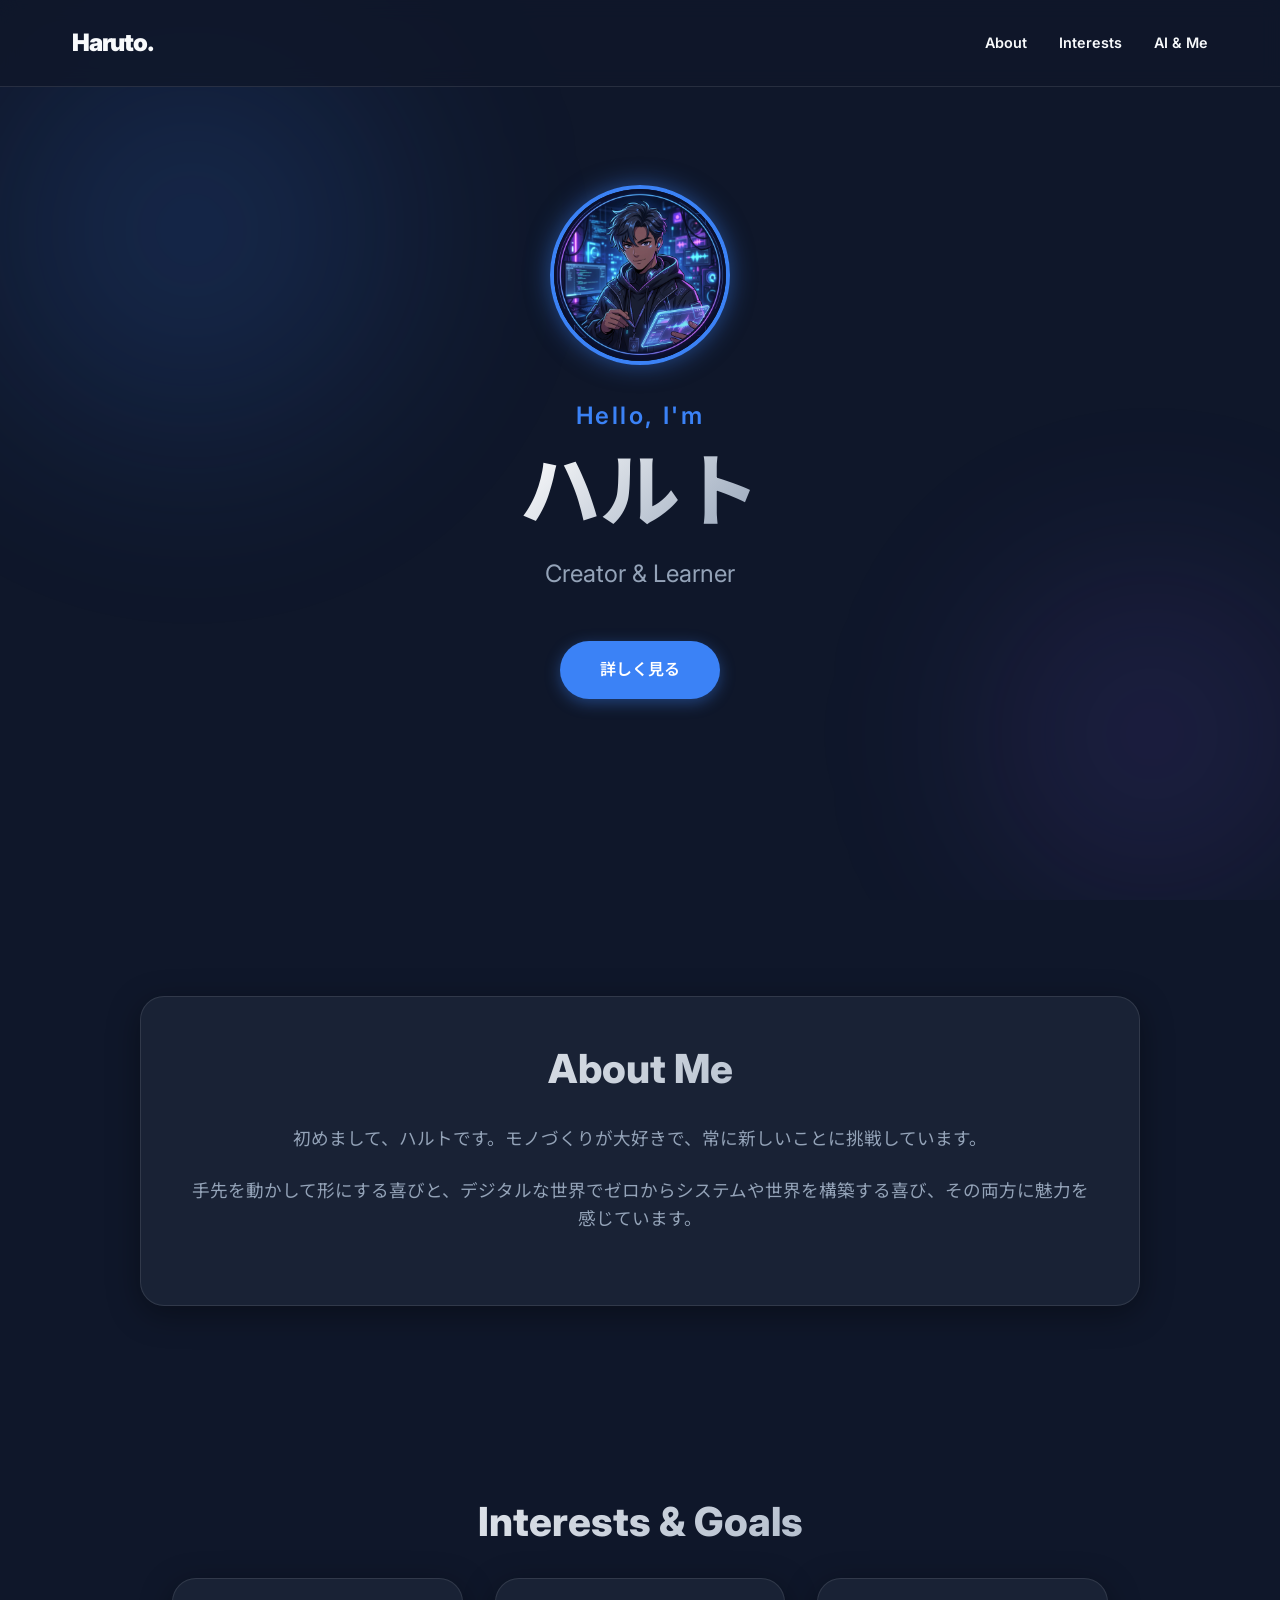
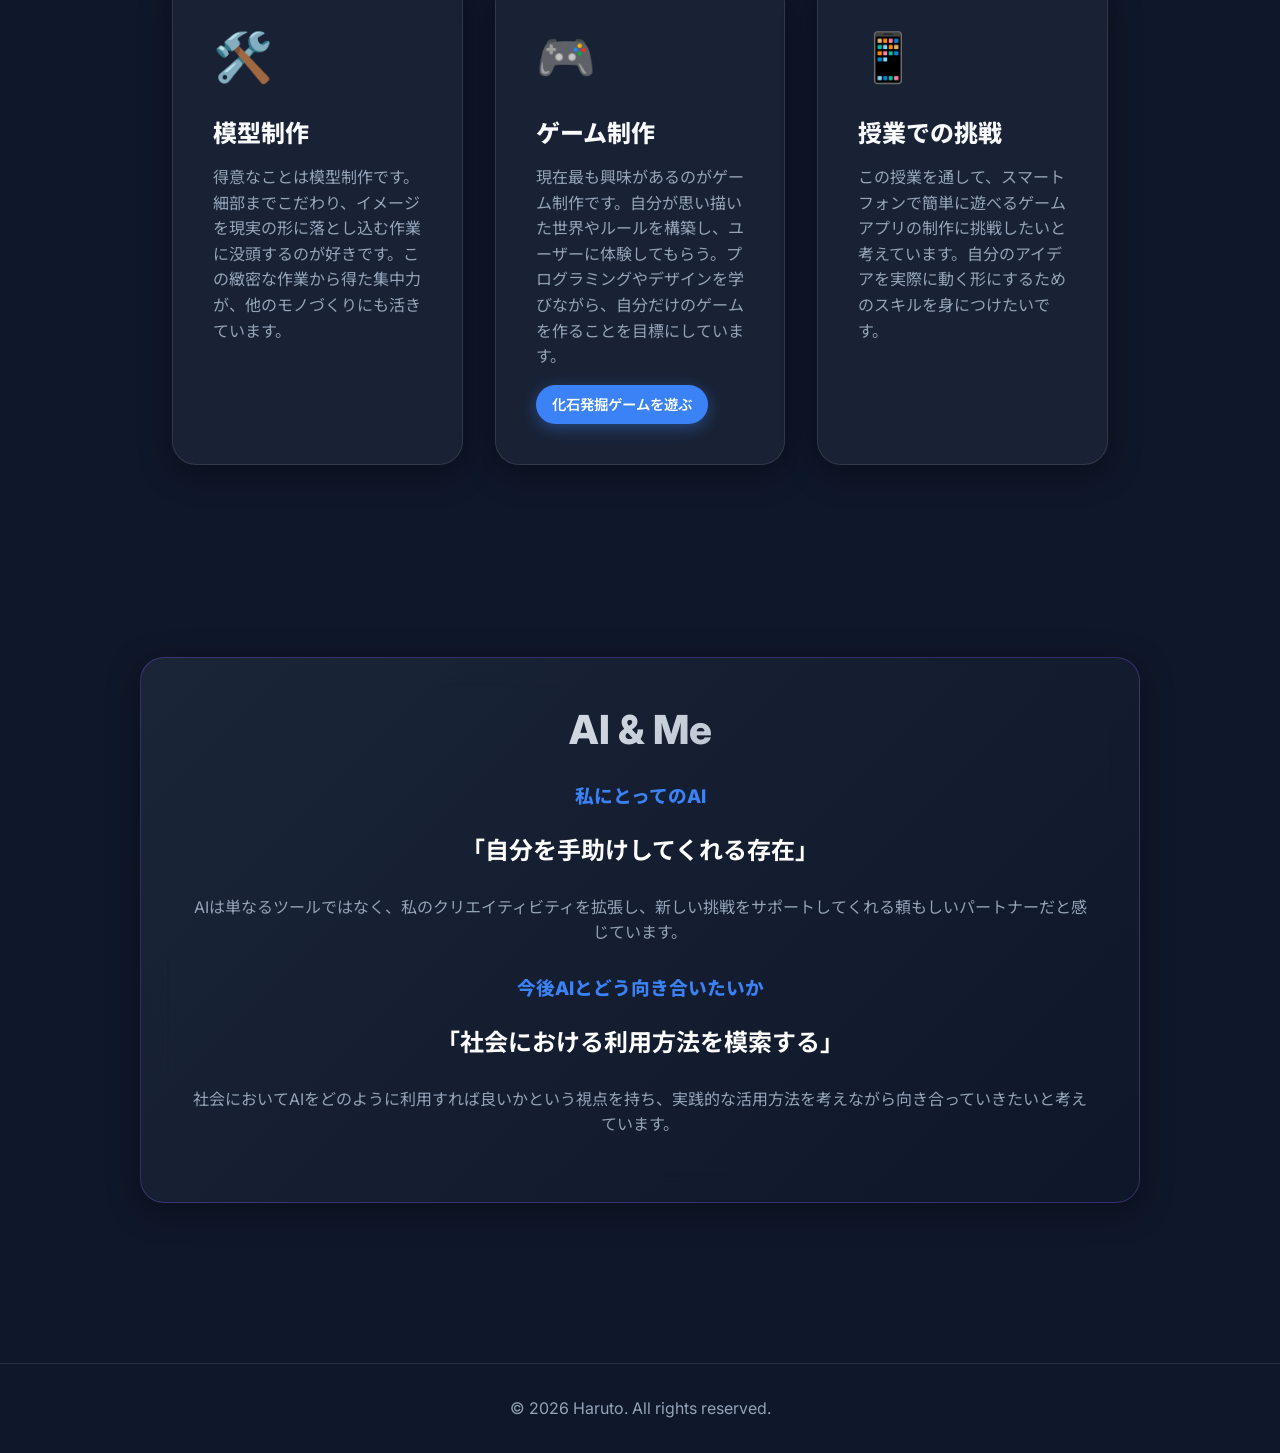
<file: index.html>
<!DOCTYPE html>
<html lang="ja">
<head>
    <meta charset="UTF-8">
    <meta name="viewport" content="width=device-width, initial-scale=1.0">
    <title>ハルト | Portfolio</title>
    <meta name="description" content="ハルトの自己紹介ページです。模型制作やゲーム制作、AIへの興味についてまとめています。">
    <link rel="stylesheet" href="style.css">
    <link href="https://fonts.googleapis.com/css2?family=Inter:wght@400;600;800&family=Noto+Sans+JP:wght@400;700;900&display=swap" rel="stylesheet">
</head>
<body>
    <div class="background-effects">
        <div class="blob blob-1"></div>
        <div class="blob blob-2"></div>
    </div>

    <header>
        <nav>
            <div class="logo">Haruto.</div>
            <ul class="nav-links">
                <li><a href="#about">About</a></li>
                <li><a href="#interests">Interests</a></li>
                <li><a href="#ai">AI & Me</a></li>
            </ul>
        </nav>
    </header>

    <main>
        <section id="hero" class="hero">
            <div class="hero-content">
                <img src="avatar.png" alt="ハルトのプロフィール画像" class="profile-avatar scroll-anim fade-down">
                <p class="greeting scroll-anim fade-up delay-1">Hello, I'm</p>
                <h1 class="name scroll-anim fade-up delay-2">ハルト</h1>
                <p class="title scroll-anim fade-up delay-3">Creator & Learner</p>
                <a href="#about" class="cta-button scroll-anim fade-up delay-4">詳しく見る</a>
            </div>
        </section>

        <section id="about" class="about">
            <div class="container glass-panel scroll-anim fade-up">
                <h2>About Me</h2>
                <div class="content-grid">
                    <div class="text-content">
                        <p>初めまして、ハルトです。モノづくりが大好きで、常に新しいことに挑戦しています。</p>
                        <p>手先を動かして形にする喜びと、デジタルな世界でゼロからシステムや世界を構築する喜び、その両方に魅力を感じています。</p>
                    </div>
                </div>
            </div>
        </section>

        <section id="interests" class="interests">
            <div class="container">
                <h2 class="scroll-anim fade-up">Interests & Goals</h2>
                <div class="cards-grid">
                    <div class="card glass-panel scroll-anim fade-up delay-1">
                        <div class="card-icon">🛠️</div>
                        <h3>模型制作</h3>
                        <p>得意なことは模型制作です。細部までこだわり、イメージを現実の形に落とし込む作業に没頭するのが好きです。この緻密な作業から得た集中力が、他のモノづくりにも活きています。</p>
                    </div>
                    <div class="card glass-panel scroll-anim fade-up delay-2">
                        <div class="card-icon">🎮</div>
                        <h3>ゲーム制作</h3>
                        <p>現在最も興味があるのがゲーム制作です。自分が思い描いた世界やルールを構築し、ユーザーに体験してもらう。プログラミングやデザインを学びながら、自分だけのゲームを作ることを目標にしています。</p>
                        <a href="fossil.html" class="cta-button" style="margin-top: 15px; display: inline-block; font-size: 0.9rem; padding: 8px 16px;">化石発掘ゲームを遊ぶ</a>
                    </div>
                    <div class="card glass-panel scroll-anim fade-up delay-3">
                        <div class="card-icon">📱</div>
                        <h3>授業での挑戦</h3>
                        <p>この授業を通して、スマートフォンで簡単に遊べるゲームアプリの制作に挑戦したいと考えています。自分のアイデアを実際に動く形にするためのスキルを身につけたいです。</p>
                    </div>
                </div>
            </div>
        </section>

        <section id="ai" class="ai">
            <div class="container glass-panel ai-panel scroll-anim scale-up">
                <h2>AI & Me</h2>
                <div class="ai-content">
                    <div class="ai-text">
                        <h3>私にとってのAI</h3>
                        <p><strong>「自分を手助けしてくれる存在」</strong></p>
                        <p>AIは単なるツールではなく、私のクリエイティビティを拡張し、新しい挑戦をサポートしてくれる頼もしいパートナーだと感じています。</p>
                        
                        <h3 style="margin-top: 2rem;">今後AIとどう向き合いたいか</h3>
                        <p><strong>「社会における利用方法を模索する」</strong></p>
                        <p>社会においてAIをどのように利用すれば良いかという視点を持ち、実践的な活用方法を考えながら向き合っていきたいと考えています。</p>
                    </div>
                </div>
            </div>
        </section>
    </main>

    <footer>
        <p>&copy; 2026 Haruto. All rights reserved.</p>
    </footer>

    <script src="script.js"></script>
</body>
</html>
</file>
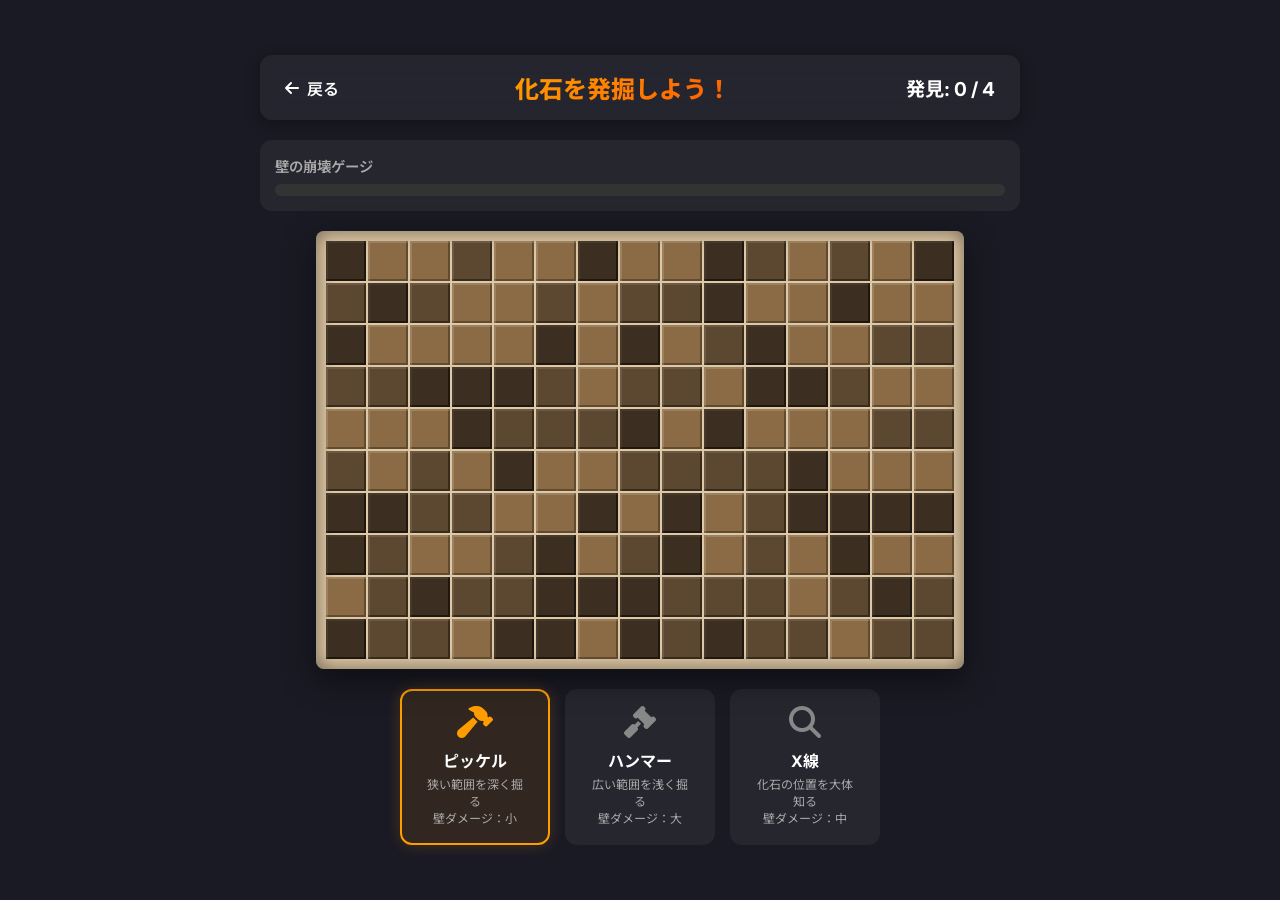
<file: fossil.html>
<!DOCTYPE html>
<html lang="ja">
<head>
    <meta charset="UTF-8">
    <meta name="viewport" content="width=device-width, initial-scale=1.0">
    <title>化石発掘ゲーム | Portfolio</title>
    <link rel="stylesheet" href="fossil.css">
    <link href="https://fonts.googleapis.com/css2?family=Inter:wght@400;600;800&family=Noto+Sans+JP:wght@400;700&display=swap" rel="stylesheet">
    <link rel="stylesheet" href="https://cdnjs.cloudflare.com/ajax/libs/font-awesome/6.4.0/css/all.min.css">
</head>
<body>
    <div class="game-container">
        <header class="game-header">
            <a href="index.html" class="back-btn"><i class="fas fa-arrow-left"></i> 戻る</a>
            <h1>化石を発掘しよう！</h1>
            <div class="stats">
                <span class="found-items">発見: <span id="items-found">0</span> / <span id="items-total">0</span></span>
            </div>
        </header>

        <div class="collapse-meter-container">
            <div class="collapse-label">壁の崩壊ゲージ</div>
            <div class="collapse-bar-bg">
                <div id="collapse-bar" class="collapse-bar-fill"></div>
            </div>
        </div>

        <div class="main-game-area">
            <div id="game-grid" class="game-grid">
                <!-- JavaScriptでグリッドが生成されます -->
            </div>

            <div class="tool-selection">
                <div class="tool-btn active" id="tool-pickaxe" data-tool="pickaxe">
                    <i class="fas fa-hammer"></i> <!-- Pickaxe icon approximate -->
                    <span class="tool-name">ピッケル</span>
                    <span class="tool-desc">狭い範囲を深く掘る<br>壁ダメージ：小</span>
                </div>
                <div class="tool-btn" id="tool-hammer" data-tool="hammer">
                    <i class="fas fa-gavel"></i>
                    <span class="tool-name">ハンマー</span>
                    <span class="tool-desc">広い範囲を浅く掘る<br>壁ダメージ：大</span>
                </div>
                <div class="tool-btn" id="tool-xray" data-tool="xray">
                    <i class="fas fa-search"></i>
                    <span class="tool-name">X線</span>
                    <span class="tool-desc">化石の位置を大体知る<br>壁ダメージ：中</span>
                </div>
            </div>
        </div>
    </div>

    <!-- Modals -->
    <div id="modal-overlay" class="modal-overlay hidden">
        <div id="modal-content" class="modal-content">
            <h2 id="modal-title"></h2>
            <p id="modal-desc"></p>
            <button id="retry-btn" class="action-btn">もう一度挑戦する</button>
        </div>
    </div>

    <script src="fossil.js"></script>
</body>
</html>
</file>
<file: style.css>
:root {
    --bg-color: #0f172a;
    --text-primary: #f8fafc;
    --text-secondary: #94a3b8;
    --accent-color: #3b82f6;
    --accent-hover: #60a5fa;
    --glass-bg: rgba(30, 41, 59, 0.7);
    --glass-border: rgba(255, 255, 255, 0.1);
    --card-shadow: 0 8px 32px 0 rgba(0, 0, 0, 0.37);
}

* {
    margin: 0;
    padding: 0;
    box-sizing: border-box;
}

body {
    font-family: 'Inter', 'Noto Sans JP', sans-serif;
    background-color: var(--bg-color);
    color: var(--text-primary);
    line-height: 1.6;
    overflow-x: hidden;
}

/* Background Effects */
.background-effects {
    position: fixed;
    top: 0;
    left: 0;
    width: 100vw;
    height: 100vh;
    z-index: -1;
    overflow: hidden;
}

.blob {
    position: absolute;
    filter: blur(80px);
    border-radius: 50%;
    opacity: 0.5;
    animation: float 20s infinite alternate;
}

.blob-1 {
    top: -10%;
    left: -10%;
    width: 50vw;
    height: 50vw;
    background: radial-gradient(circle, rgba(59,130,246,0.4) 0%, rgba(15,23,42,0) 70%);
}

.blob-2 {
    bottom: -10%;
    right: -10%;
    width: 40vw;
    height: 40vw;
    background: radial-gradient(circle, rgba(139,92,246,0.3) 0%, rgba(15,23,42,0) 70%);
    animation-delay: -10s;
}

@keyframes float {
    0% { transform: translate(0, 0) scale(1); }
    100% { transform: translate(5%, 5%) scale(1.1); }
}

/* Typography & Utilities */
h1, h2, h3 {
    font-weight: 800;
    line-height: 1.2;
}

h2 {
    font-size: 2.5rem;
    margin-bottom: 2rem;
    text-align: center;
    background: linear-gradient(135deg, #fff, #94a3b8);
    -webkit-background-clip: text;
    -webkit-text-fill-color: transparent;
}

.container {
    max-width: 1000px;
    margin: 0 auto;
    padding: 0 2rem;
}

.glass-panel {
    background: var(--glass-bg);
    backdrop-filter: blur(16px);
    -webkit-backdrop-filter: blur(16px);
    border: 1px solid var(--glass-border);
    border-radius: 24px;
    padding: 3rem;
    box-shadow: var(--card-shadow);
}

/* Navigation */
header {
    position: fixed;
    top: 0;
    width: 100%;
    padding: 1.5rem 0;
    z-index: 100;
    background: rgba(15, 23, 42, 0.8);
    backdrop-filter: blur(10px);
    border-bottom: 1px solid var(--glass-border);
}

nav {
    display: flex;
    justify-content: space-between;
    align-items: center;
    max-width: 1200px;
    margin: 0 auto;
    padding: 0 2rem;
}

.logo {
    font-size: 1.5rem;
    font-weight: 900;
    letter-spacing: -0.05em;
}

.nav-links {
    display: flex;
    list-style: none;
    gap: 2rem;
}

.nav-links a {
    color: var(--text-primary);
    text-decoration: none;
    font-size: 0.9rem;
    font-weight: 600;
    transition: color 0.3s ease;
}

.nav-links a:hover {
    color: var(--accent-color);
}

/* Hero Section */
.hero {
    min-height: 100vh;
    display: flex;
    align-items: center;
    justify-content: center;
    text-align: center;
    padding-top: 80px;
}

.profile-avatar {
    width: 180px;
    height: 180px;
    border-radius: 50%;
    object-fit: cover;
    margin-bottom: 1.5rem;
    border: 4px solid var(--accent-color);
    box-shadow: 0 0 25px rgba(59, 130, 246, 0.5);
}

.greeting {
    font-size: 1.5rem;
    color: var(--accent-color);
    margin-bottom: 0.5rem;
    font-weight: 600;
    letter-spacing: 0.1em;
}

.name {
    font-size: 5rem;
    margin-bottom: 1rem;
    background: linear-gradient(135deg, #fff, #94a3b8);
    -webkit-background-clip: text;
    -webkit-text-fill-color: transparent;
}

.title {
    font-size: 1.5rem;
    color: var(--text-secondary);
    margin-bottom: 3rem;
}

.cta-button {
    display: inline-block;
    padding: 1rem 2.5rem;
    background: var(--accent-color);
    color: #fff;
    text-decoration: none;
    border-radius: 50px;
    font-weight: 600;
    transition: all 0.3s ease;
    box-shadow: 0 4px 15px rgba(59, 130, 246, 0.4);
}

.cta-button:hover {
    background: var(--accent-hover);
    transform: translateY(-2px);
    box-shadow: 0 6px 20px rgba(59, 130, 246, 0.6);
}

/* Sections */
section {
    padding: 6rem 0;
}

/* About Section */
.about .text-content {
    text-align: center;
    font-size: 1.1rem;
    color: var(--text-secondary);
}

.about .text-content p {
    margin-bottom: 1.5rem;
}

/* Interests Section */
.cards-grid {
    display: grid;
    grid-template-columns: repeat(auto-fit, minmax(280px, 1fr));
    gap: 2rem;
}

.card {
    padding: 2.5rem;
    transition: transform 0.3s ease, box-shadow 0.3s ease;
}

.card:hover {
    transform: translateY(-10px);
    box-shadow: 0 15px 35px rgba(59, 130, 246, 0.2);
}

.card-icon {
    font-size: 3rem;
    margin-bottom: 1.5rem;
}

.card h3 {
    font-size: 1.5rem;
    margin-bottom: 1rem;
}

.card p {
    color: var(--text-secondary);
}

/* AI Section */
.ai-panel {
    background: linear-gradient(135deg, rgba(30,41,59,0.8), rgba(15,23,42,0.9));
    border: 1px solid rgba(139,92,246,0.3);
}

.ai-text {
    text-align: center;
}

.ai-text h3 {
    color: var(--accent-color);
    margin-bottom: 1rem;
}

.ai-text p {
    color: var(--text-secondary);
    margin-bottom: 1rem;
}

.ai-text strong {
    color: #fff;
    font-size: 1.5rem;
    display: block;
    margin: 1.5rem 0;
}

/* Footer */
footer {
    text-align: center;
    padding: 2rem;
    color: var(--text-secondary);
    border-top: 1px solid var(--glass-border);
    margin-top: 4rem;
}

/* Scroll Animations */
.scroll-anim {
    opacity: 0;
    transition: opacity 0.8s cubic-bezier(0.16, 1, 0.3, 1), transform 0.8s cubic-bezier(0.16, 1, 0.3, 1);
}

.scroll-anim.fade-up {
    transform: translateY(40px);
}

.scroll-anim.fade-down {
    transform: translateY(-40px);
}

.scroll-anim.scale-up {
    transform: scale(0.95);
}

.scroll-anim.visible {
    opacity: 1;
    transform: translate(0) scale(1);
}

/* Animation Delays */
.delay-1 { transition-delay: 0.1s; }
.delay-2 { transition-delay: 0.2s; }
.delay-3 { transition-delay: 0.3s; }
.delay-4 { transition-delay: 0.4s; }

/* Responsive */
@media (max-width: 768px) {
    .name {
        font-size: 3.5rem;
    }
    
    .glass-panel {
        padding: 2rem;
    }
    
    .nav-links {
        display: none;
    }
    
    /* Disable delays on mobile for better UX */
    .delay-1, .delay-2, .delay-3, .delay-4 {
        transition-delay: 0s;
    }
}
</file>
<file: fossil.css>
:root {
    --bg-color: #1a1a24;
    --text-color: #ffffff;
    --primary-color: #ff9d00;
    --primary-hover: #ffb74d;
    --danger-color: #f44336;
    
    /* Rock layers colors */
    --layer-0: #dfc8a5; /* Dirt background */
    --layer-1: #c99b5b; /* Soft rock */
    --layer-2: #8b6b45; /* Medium rock */
    --layer-3: #5c4731; /* Hard rock */
    --layer-4: #3c2f21; /* Very hard rock */
    
    /* Grid settings */
    --cell-size: 40px;
    --grid-cols: 15;
    --grid-rows: 10;
}

* {
    margin: 0;
    padding: 0;
    box-sizing: border-box;
}

body {
    font-family: 'Inter', 'Noto Sans JP', sans-serif;
    background-color: var(--bg-color);
    color: var(--text-color);
    display: flex;
    justify-content: center;
    align-items: center;
    min-height: 100vh;
    overflow-x: hidden;
}

.game-container {
    max-width: 800px;
    width: 100%;
    padding: 20px;
    display: flex;
    flex-direction: column;
    gap: 20px;
}

/* Header */
.game-header {
    display: flex;
    justify-content: space-between;
    align-items: center;
    background: rgba(255, 255, 255, 0.05);
    padding: 15px 25px;
    border-radius: 12px;
    box-shadow: 0 4px 15px rgba(0, 0, 0, 0.3);
    backdrop-filter: blur(10px);
}

.back-btn {
    color: var(--text-color);
    text-decoration: none;
    font-weight: 600;
    display: flex;
    align-items: center;
    gap: 8px;
    transition: color 0.3s ease;
}

.back-btn:hover {
    color: var(--primary-color);
}

h1 {
    font-size: 1.5rem;
    font-weight: 800;
    background: linear-gradient(135deg, #ff9d00, #ff5e00);
    -webkit-background-clip: text;
    -webkit-text-fill-color: transparent;
}

.stats {
    font-size: 1.2rem;
    font-weight: 700;
}

/* Collapse Meter */
.collapse-meter-container {
    background: rgba(255, 255, 255, 0.05);
    padding: 15px;
    border-radius: 12px;
}

.collapse-label {
    font-size: 0.9rem;
    font-weight: 600;
    margin-bottom: 8px;
    color: #aaa;
}

.collapse-bar-bg {
    width: 100%;
    height: 12px;
    background: #333;
    border-radius: 6px;
    overflow: hidden;
    position: relative;
}

.collapse-bar-fill {
    height: 100%;
    width: 0%;
    background: linear-gradient(90deg, #4caf50, #ffeb3b, #f44336);
    background-size: 200% 100%;
    transition: width 0.3s cubic-bezier(0.4, 0, 0.2, 1);
    border-radius: 6px;
}

.collapse-bar-fill.danger {
    animation: pulse-danger 1s infinite;
}

@keyframes pulse-danger {
    0% { opacity: 1; }
    50% { opacity: 0.7; box-shadow: 0 0 10px var(--danger-color); }
    100% { opacity: 1; }
}

/* Main Game Area */
.main-game-area {
    display: flex;
    flex-direction: column;
    align-items: center;
    gap: 20px;
}

/* Grid */
.game-grid {
    display: grid;
    grid-template-columns: repeat(var(--grid-cols), var(--cell-size));
    grid-template-rows: repeat(var(--grid-rows), var(--cell-size));
    gap: 2px;
    background-color: var(--layer-0);
    padding: 10px;
    border-radius: 8px;
    box-shadow: inset 0 0 20px rgba(0, 0, 0, 0.5), 0 10px 30px rgba(0, 0, 0, 0.5);
    position: relative;
}

.cell {
    width: var(--cell-size);
    height: var(--cell-size);
    border-radius: 3px;
    cursor: crosshair;
    position: relative;
    transition: all 0.15s ease;
    user-select: none;
}

/* Cell Layers (The Rock) */
.cell[data-layer="0"] {
    background-color: transparent;
    cursor: default;
}

.cell[data-layer="1"] {
    background-color: var(--layer-1);
    box-shadow: inset 2px 2px 0 rgba(255, 255, 255, 0.2), inset -2px -2px 0 rgba(0, 0, 0, 0.2);
}

.cell[data-layer="2"] {
    background-color: var(--layer-2);
    box-shadow: inset 2px 2px 0 rgba(255, 255, 255, 0.15), inset -2px -2px 0 rgba(0, 0, 0, 0.3);
}

.cell[data-layer="3"] {
    background-color: var(--layer-3);
    box-shadow: inset 2px 2px 0 rgba(255, 255, 255, 0.1), inset -2px -2px 0 rgba(0, 0, 0, 0.4);
}

.cell[data-layer="4"] {
    background-color: var(--layer-4);
    box-shadow: inset 2px 2px 0 rgba(255, 255, 255, 0.05), inset -2px -2px 0 rgba(0, 0, 0, 0.5);
}

/* Hover effects based on selected tool */
.game-grid[data-tool="pickaxe"] .cell:not([data-layer="0"]):hover {
    filter: brightness(1.2);
    transform: scale(0.95);
}

/* Hover effects handled via JS adding a class to multiple cells */
.cell.hammer-hover, .cell.xray-hover {
    filter: brightness(1.2);
}
.cell.hammer-center:not([data-layer="0"]), .cell.xray-center:not([data-layer="0"]) {
    transform: scale(0.9);
}

/* X-ray flash animation */
@keyframes xray-glow {
    0% { background-color: rgba(0, 255, 255, 0); box-shadow: none; }
    30% { background-color: rgba(0, 255, 255, 0.4); box-shadow: inset 0 0 10px rgba(0, 255, 255, 0.8); }
    100% { background-color: rgba(0, 255, 255, 0); box-shadow: none; }
}

.cell.xray-flash::after {
    content: '';
    position: absolute;
    top: 0;
    left: 0;
    width: 100%;
    height: 100%;
    pointer-events: none;
    z-index: 5;
    animation: xray-glow 1.5s ease-out;
}

/* Hit Animation */
@keyframes hit-shake {
    0% { transform: translate(0, 0) rotate(0deg); }
    25% { transform: translate(-2px, 1px) rotate(-1deg); }
    50% { transform: translate(1px, -2px) rotate(1deg); }
    75% { transform: translate(-1px, 2px) rotate(0deg); }
    100% { transform: translate(0, 0) rotate(0deg); }
}

.cell.hit {
    animation: hit-shake 0.2s cubic-bezier(.36,.07,.19,.97) both;
}

/* Items */
.item-part {
    position: absolute;
    top: 0;
    left: 0;
    width: 100%;
    height: 100%;
    z-index: 0; /* Behind the rock layer */
    opacity: 0;
    transition: opacity 0.3s ease;
}

/* When a cell is completely clear, reveal the item part */
.cell[data-layer="0"] .item-part {
    opacity: 1;
}

/* Fossils with generated images */
.item-skull, .item-bone, .item-claw {
    mix-blend-mode: multiply;
}

.item-skull {
    background-image: url('fossil_skull.png');
    background-size: 120px 120px;
    background-repeat: no-repeat;
}

.item-bone {
    background-image: url('fossil_bone.png');
    background-size: 160px 40px;
    background-repeat: no-repeat;
}

.item-claw {
    background-image: url('fossil_claw.png');
    background-size: 80px 120px;
    background-repeat: no-repeat;
}

.item-gem1, .item-gem2 {
    background: radial-gradient(circle at 30% 30%, #a2f2ff, #0099ff);
    border-radius: 50%;
    box-shadow: 0 0 10px rgba(0, 153, 255, 0.5);
    transform: scale(0.8);
}

/* The rock layer acts as an overlay */
.cell::before {
    content: '';
    position: absolute;
    top: 0;
    left: 0;
    width: 100%;
    height: 100%;
    z-index: 1; /* Above the item */
    pointer-events: none;
    transition: background-color 0.15s, box-shadow 0.15s;
}

.cell[data-layer="1"]::before { background-color: var(--layer-1); box-shadow: inset 2px 2px 0 rgba(255, 255, 255, 0.2), inset -2px -2px 0 rgba(0, 0, 0, 0.2); }
.cell[data-layer="2"]::before { background-color: var(--layer-2); box-shadow: inset 2px 2px 0 rgba(255, 255, 255, 0.15), inset -2px -2px 0 rgba(0, 0, 0, 0.3); }
.cell[data-layer="3"]::before { background-color: var(--layer-3); box-shadow: inset 2px 2px 0 rgba(255, 255, 255, 0.1), inset -2px -2px 0 rgba(0, 0, 0, 0.4); }
.cell[data-layer="4"]::before { background-color: var(--layer-4); box-shadow: inset 2px 2px 0 rgba(255, 255, 255, 0.05), inset -2px -2px 0 rgba(0, 0, 0, 0.5); }
.cell[data-layer="0"]::before { display: none; }


/* Tools */
.tool-selection {
    display: flex;
    gap: 15px;
    width: 100%;
    justify-content: center;
}

.tool-btn {
    background: rgba(255, 255, 255, 0.05);
    border: 2px solid transparent;
    border-radius: 12px;
    padding: 15px 20px;
    display: flex;
    flex-direction: column;
    align-items: center;
    cursor: pointer;
    transition: all 0.3s ease;
    width: 150px;
    text-align: center;
}

.tool-btn i {
    font-size: 2rem;
    margin-bottom: 10px;
    color: #888;
    transition: color 0.3s ease;
}

.tool-name {
    font-weight: 700;
    margin-bottom: 5px;
}

.tool-desc {
    font-size: 0.75rem;
    color: #aaa;
    line-height: 1.4;
}

.tool-btn:hover {
    background: rgba(255, 255, 255, 0.1);
}

.tool-btn.active {
    background: rgba(255, 157, 0, 0.1);
    border-color: var(--primary-color);
    box-shadow: 0 0 15px rgba(255, 157, 0, 0.2);
}

.tool-btn.active i {
    color: var(--primary-color);
}

/* Modal */
.modal-overlay {
    position: fixed;
    top: 0;
    left: 0;
    width: 100%;
    height: 100%;
    background: rgba(0, 0, 0, 0.8);
    backdrop-filter: blur(5px);
    display: flex;
    justify-content: center;
    align-items: center;
    z-index: 100;
    opacity: 1;
    transition: opacity 0.3s ease;
}

.modal-overlay.hidden {
    opacity: 0;
    pointer-events: none;
}

.modal-content {
    background: #232332;
    padding: 40px;
    border-radius: 16px;
    text-align: center;
    max-width: 400px;
    width: 90%;
    box-shadow: 0 20px 50px rgba(0, 0, 0, 0.5);
    transform: translateY(0);
    transition: transform 0.3s cubic-bezier(0.175, 0.885, 0.32, 1.275);
}

.modal-overlay.hidden .modal-content {
    transform: translateY(30px);
}

.modal-content h2 {
    font-size: 2rem;
    margin-bottom: 15px;
    color: var(--primary-color);
}

.modal-content p {
    margin-bottom: 30px;
    color: #ccc;
    line-height: 1.6;
}

.action-btn {
    background: linear-gradient(135deg, var(--primary-color), #ff5e00);
    color: white;
    border: none;
    padding: 12px 25px;
    font-size: 1.1rem;
    font-weight: 700;
    border-radius: 8px;
    cursor: pointer;
    transition: transform 0.2s, box-shadow 0.2s;
    font-family: inherit;
}

.action-btn:hover {
    transform: translateY(-2px);
    box-shadow: 0 5px 15px rgba(255, 157, 0, 0.4);
}

.action-btn:active {
    transform: translateY(0);
}

/* Item Discovery Animation */
@keyframes item-discover {
    0% { transform: scale(1); filter: brightness(1); }
    50% { transform: scale(1.1); filter: brightness(1.5) drop-shadow(0 0 10px gold); z-index: 10; }
    100% { transform: scale(1); filter: brightness(1); }
}

.item-discovered {
    animation: item-discover 0.8s ease-in-out;
}
</file>
